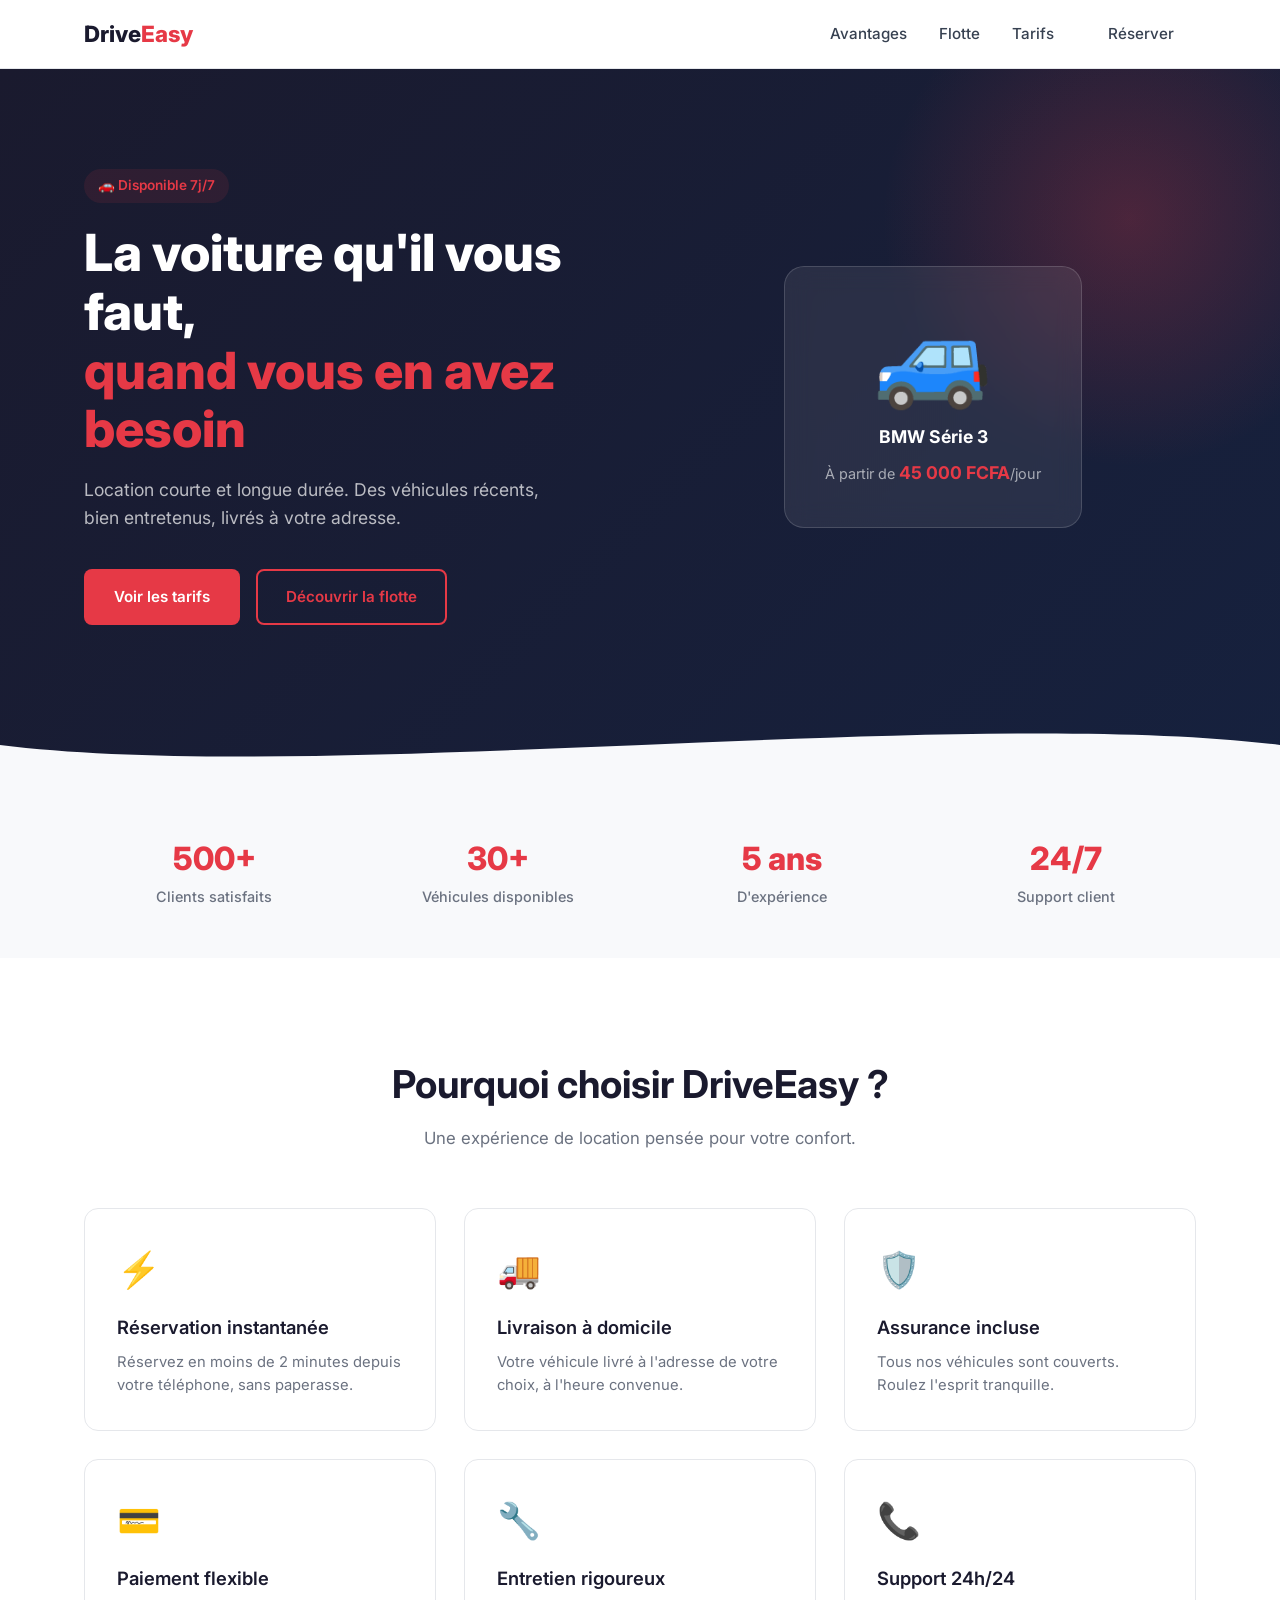
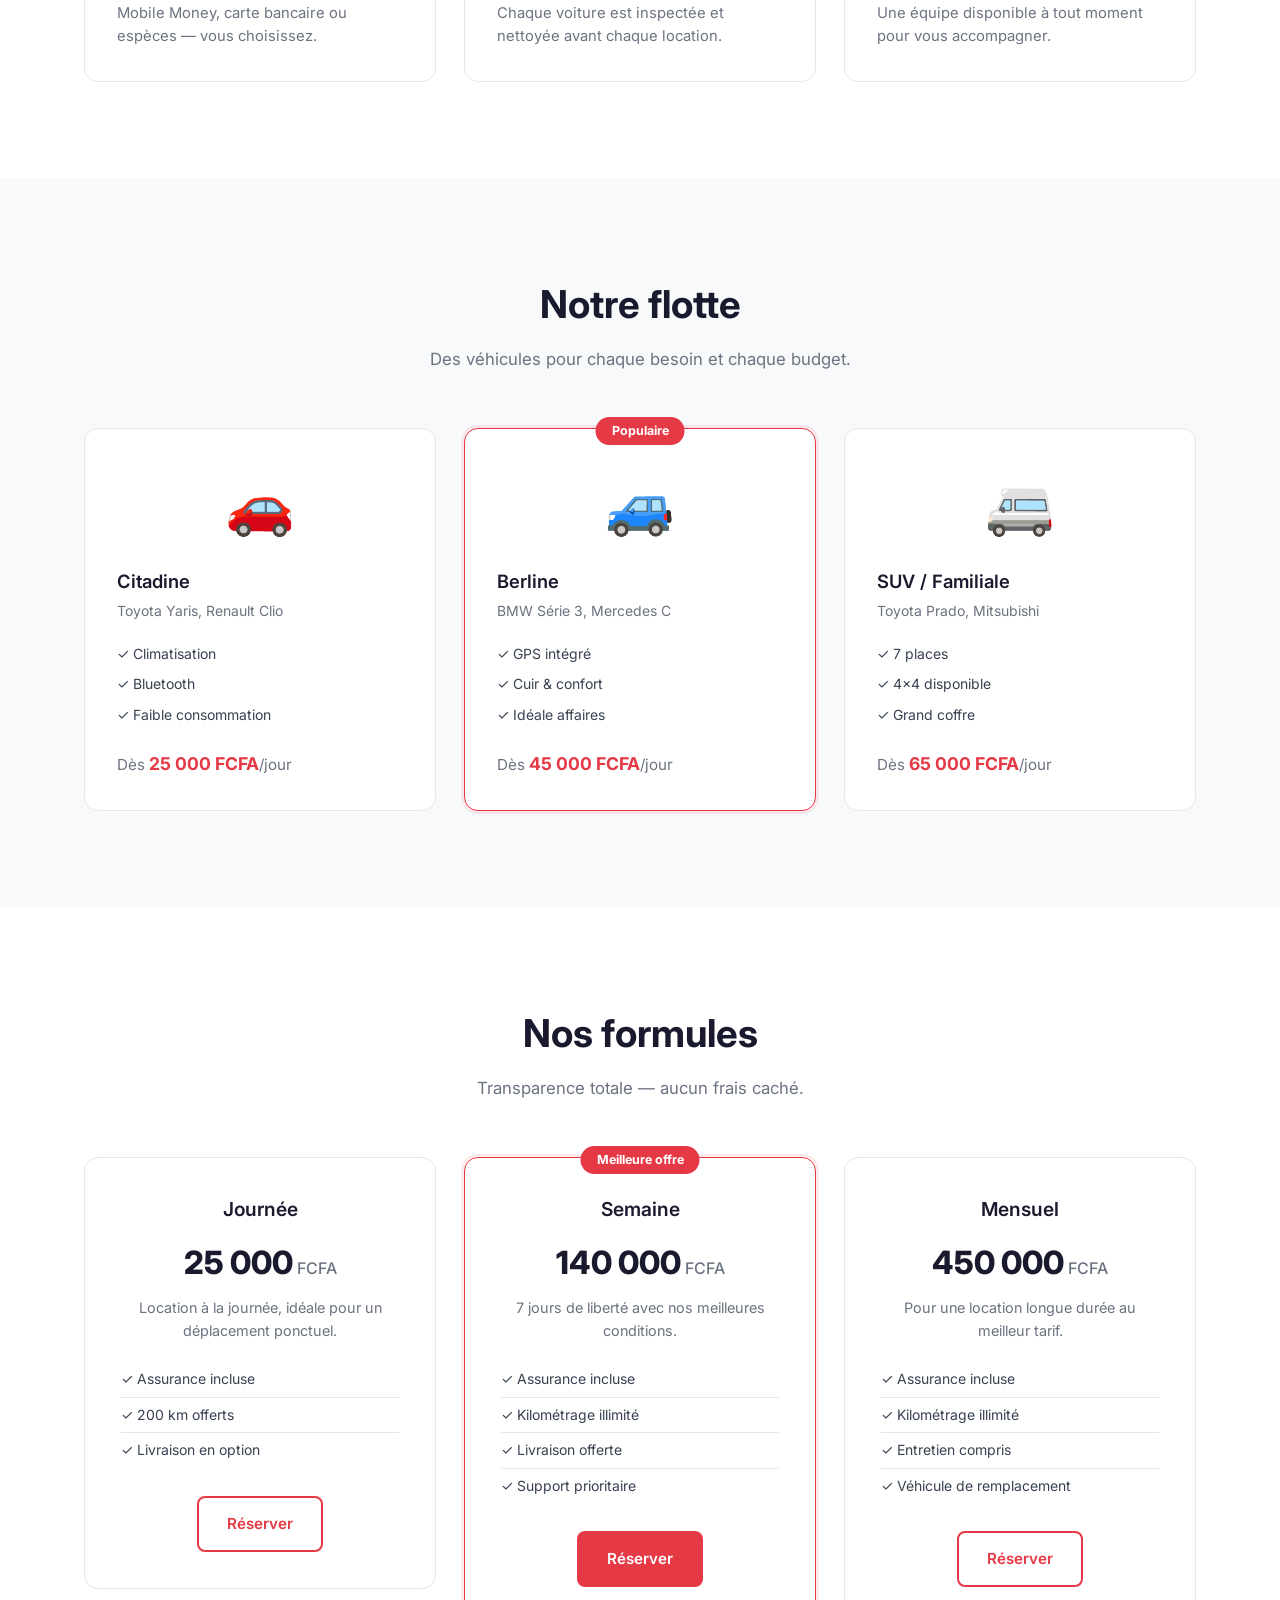
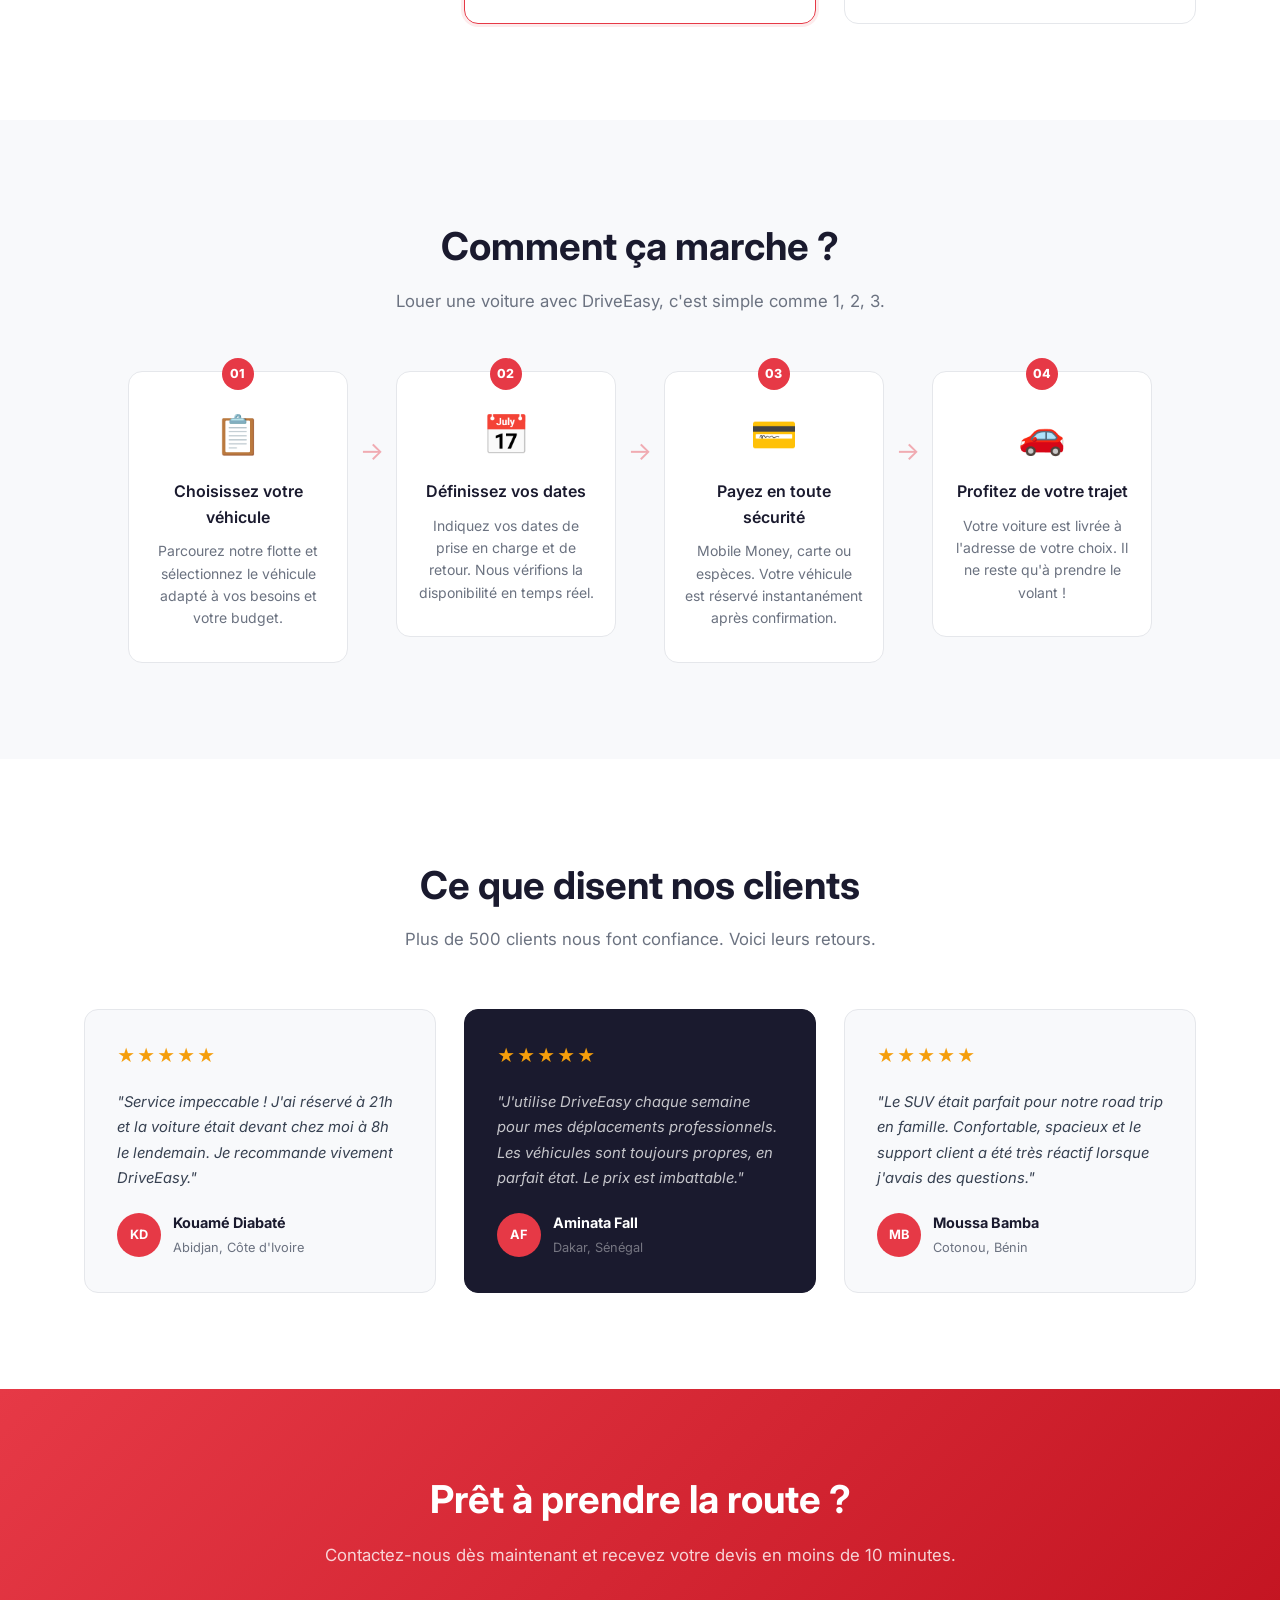
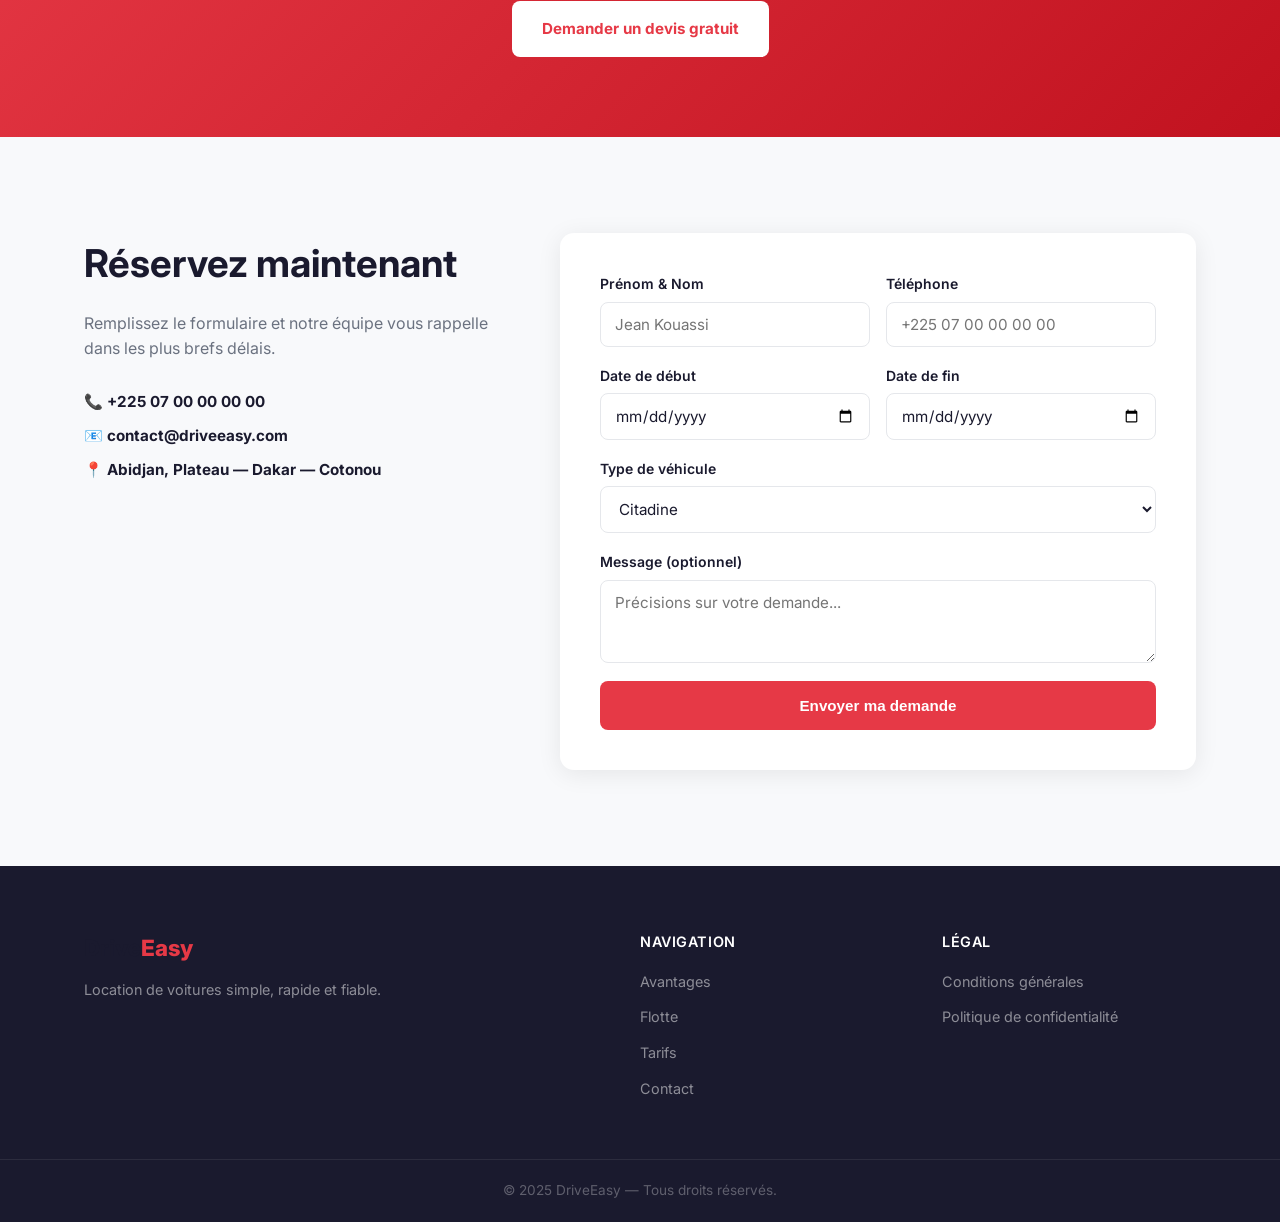
<file: index.html>
<!DOCTYPE html>
<html lang="fr">
<head>
  <meta charset="UTF-8" />
  <meta name="viewport" content="width=device-width, initial-scale=1.0" />
  <title>DriveEasy — Location de voitures</title>
  <link rel="stylesheet" href="style.css" />
  <link rel="preconnect" href="https://fonts.googleapis.com" />
  <link href="https://fonts.googleapis.com/css2?family=Inter:wght@400;500;600;700;800&display=swap" rel="stylesheet" />
</head>
<body>

  <!-- NAV -->
  <nav class="nav">
    <div class="container nav__inner">
      <a href="#" class="logo">Drive<span>Easy</span></a>
      <ul class="nav__links">
        <li><a href="#features">Avantages</a></li>
        <li><a href="#fleet">Flotte</a></li>
        <li><a href="#pricing">Tarifs</a></li>
        <li><a href="#contact" class="btn btn--sm">Réserver</a></li>
      </ul>
      <button class="nav__burger" aria-label="Menu">&#9776;</button>
    </div>
  </nav>

  <!-- HERO -->
  <section class="hero">
    <div class="container hero__inner">
      <div class="hero__text">
        <span class="badge">🚗 Disponible 7j/7</span>
        <h1>La voiture qu'il vous faut,<br /><em>quand vous en avez besoin</em></h1>
        <p>Location courte et longue durée. Des véhicules récents, bien entretenus, livrés à votre adresse.</p>
        <div class="hero__cta">
          <a href="#pricing" class="btn btn--primary">Voir les tarifs</a>
          <a href="#fleet" class="btn btn--outline">Découvrir la flotte</a>
        </div>
      </div>
      <div class="hero__visual">
        <div class="car-card">
          <div class="car-img">🚙</div>
          <div class="car-info">
            <span class="car-name">BMW Série 3</span>
            <span class="car-price">À partir de <strong>45 000 FCFA</strong>/jour</span>
          </div>
        </div>
      </div>
    </div>
    <div class="hero__wave">
      <svg viewBox="0 0 1440 80" preserveAspectRatio="none"><path d="M0,40 C360,80 1080,0 1440,40 L1440,80 L0,80 Z" fill="#f8f9fb"/></svg>
    </div>
  </section>

  <!-- STATS -->
  <section class="stats">
    <div class="container stats__grid">
      <div class="stat"><strong>500+</strong><span>Clients satisfaits</span></div>
      <div class="stat"><strong>30+</strong><span>Véhicules disponibles</span></div>
      <div class="stat"><strong>5 ans</strong><span>D'expérience</span></div>
      <div class="stat"><strong>24/7</strong><span>Support client</span></div>
    </div>
  </section>

  <!-- FEATURES -->
  <section class="features section" id="features">
    <div class="container">
      <div class="section__header">
        <h2>Pourquoi choisir DriveEasy ?</h2>
        <p>Une expérience de location pensée pour votre confort.</p>
      </div>
      <div class="features__grid">
        <div class="feature-card">
          <div class="feature-icon">⚡</div>
          <h3>Réservation instantanée</h3>
          <p>Réservez en moins de 2 minutes depuis votre téléphone, sans paperasse.</p>
        </div>
        <div class="feature-card">
          <div class="feature-icon">🚚</div>
          <h3>Livraison à domicile</h3>
          <p>Votre véhicule livré à l'adresse de votre choix, à l'heure convenue.</p>
        </div>
        <div class="feature-card">
          <div class="feature-icon">🛡️</div>
          <h3>Assurance incluse</h3>
          <p>Tous nos véhicules sont couverts. Roulez l'esprit tranquille.</p>
        </div>
        <div class="feature-card">
          <div class="feature-icon">💳</div>
          <h3>Paiement flexible</h3>
          <p>Mobile Money, carte bancaire ou espèces — vous choisissez.</p>
        </div>
        <div class="feature-card">
          <div class="feature-icon">🔧</div>
          <h3>Entretien rigoureux</h3>
          <p>Chaque voiture est inspectée et nettoyée avant chaque location.</p>
        </div>
        <div class="feature-card">
          <div class="feature-icon">📞</div>
          <h3>Support 24h/24</h3>
          <p>Une équipe disponible à tout moment pour vous accompagner.</p>
        </div>
      </div>
    </div>
  </section>

  <!-- FLEET -->
  <section class="fleet section" id="fleet">
    <div class="container">
      <div class="section__header">
        <h2>Notre flotte</h2>
        <p>Des véhicules pour chaque besoin et chaque budget.</p>
      </div>
      <div class="fleet__grid">
        <div class="fleet-card">
          <div class="fleet-emoji">🚗</div>
          <div class="fleet-body">
            <h3>Citadine</h3>
            <p>Toyota Yaris, Renault Clio</p>
            <ul>
              <li>✓ Climatisation</li>
              <li>✓ Bluetooth</li>
              <li>✓ Faible consommation</li>
            </ul>
            <span class="price">Dès <strong>25 000 FCFA</strong>/jour</span>
          </div>
        </div>
        <div class="fleet-card fleet-card--featured">
          <div class="badge-featured">Populaire</div>
          <div class="fleet-emoji">🚙</div>
          <div class="fleet-body">
            <h3>Berline</h3>
            <p>BMW Série 3, Mercedes C</p>
            <ul>
              <li>✓ GPS intégré</li>
              <li>✓ Cuir & confort</li>
              <li>✓ Idéale affaires</li>
            </ul>
            <span class="price">Dès <strong>45 000 FCFA</strong>/jour</span>
          </div>
        </div>
        <div class="fleet-card">
          <div class="fleet-emoji">🚐</div>
          <div class="fleet-body">
            <h3>SUV / Familiale</h3>
            <p>Toyota Prado, Mitsubishi</p>
            <ul>
              <li>✓ 7 places</li>
              <li>✓ 4x4 disponible</li>
              <li>✓ Grand coffre</li>
            </ul>
            <span class="price">Dès <strong>65 000 FCFA</strong>/jour</span>
          </div>
        </div>
      </div>
    </div>
  </section>

  <!-- PRICING -->
  <section class="pricing section" id="pricing">
    <div class="container">
      <div class="section__header">
        <h2>Nos formules</h2>
        <p>Transparence totale — aucun frais caché.</p>
      </div>
      <div class="pricing__grid">
        <div class="pricing-card">
          <h3>Journée</h3>
          <div class="pricing-price">25 000<span> FCFA</span></div>
          <p class="pricing-desc">Location à la journée, idéale pour un déplacement ponctuel.</p>
          <ul>
            <li>✓ Assurance incluse</li>
            <li>✓ 200 km offerts</li>
            <li>✓ Livraison en option</li>
          </ul>
          <a href="#contact" class="btn btn--outline">Réserver</a>
        </div>
        <div class="pricing-card pricing-card--featured">
          <div class="badge-featured">Meilleure offre</div>
          <h3>Semaine</h3>
          <div class="pricing-price">140 000<span> FCFA</span></div>
          <p class="pricing-desc">7 jours de liberté avec nos meilleures conditions.</p>
          <ul>
            <li>✓ Assurance incluse</li>
            <li>✓ Kilométrage illimité</li>
            <li>✓ Livraison offerte</li>
            <li>✓ Support prioritaire</li>
          </ul>
          <a href="#contact" class="btn btn--primary">Réserver</a>
        </div>
        <div class="pricing-card">
          <h3>Mensuel</h3>
          <div class="pricing-price">450 000<span> FCFA</span></div>
          <p class="pricing-desc">Pour une location longue durée au meilleur tarif.</p>
          <ul>
            <li>✓ Assurance incluse</li>
            <li>✓ Kilométrage illimité</li>
            <li>✓ Entretien compris</li>
            <li>✓ Véhicule de remplacement</li>
          </ul>
          <a href="#contact" class="btn btn--outline">Réserver</a>
        </div>
      </div>
    </div>
  </section>

  <!-- HOW IT WORKS -->
  <section class="how section" id="how">
    <div class="container">
      <div class="section__header">
        <h2>Comment ça marche ?</h2>
        <p>Louer une voiture avec DriveEasy, c'est simple comme 1, 2, 3.</p>
      </div>
      <div class="how__steps">
        <div class="how__step">
          <div class="step-number">01</div>
          <div class="step-icon">📋</div>
          <h3>Choisissez votre véhicule</h3>
          <p>Parcourez notre flotte et sélectionnez le véhicule adapté à vos besoins et votre budget.</p>
        </div>
        <div class="how__arrow">→</div>
        <div class="how__step">
          <div class="step-number">02</div>
          <div class="step-icon">📅</div>
          <h3>Définissez vos dates</h3>
          <p>Indiquez vos dates de prise en charge et de retour. Nous vérifions la disponibilité en temps réel.</p>
        </div>
        <div class="how__arrow">→</div>
        <div class="how__step">
          <div class="step-number">03</div>
          <div class="step-icon">💳</div>
          <h3>Payez en toute sécurité</h3>
          <p>Mobile Money, carte ou espèces. Votre véhicule est réservé instantanément après confirmation.</p>
        </div>
        <div class="how__arrow">→</div>
        <div class="how__step">
          <div class="step-number">04</div>
          <div class="step-icon">🚗</div>
          <h3>Profitez de votre trajet</h3>
          <p>Votre voiture est livrée à l'adresse de votre choix. Il ne reste qu'à prendre le volant !</p>
        </div>
      </div>
    </div>
  </section>

  <!-- TESTIMONIALS -->
  <section class="testimonials section" id="testimonials">
    <div class="container">
      <div class="section__header">
        <h2>Ce que disent nos clients</h2>
        <p>Plus de 500 clients nous font confiance. Voici leurs retours.</p>
      </div>
      <div class="testimonials__grid">
        <div class="testi-card">
          <div class="testi-stars">★★★★★</div>
          <p class="testi-text">"Service impeccable ! J'ai réservé à 21h et la voiture était devant chez moi à 8h le lendemain. Je recommande vivement DriveEasy."</p>
          <div class="testi-author">
            <div class="testi-avatar">KD</div>
            <div>
              <strong>Kouamé Diabaté</strong>
              <span>Abidjan, Côte d'Ivoire</span>
            </div>
          </div>
        </div>
        <div class="testi-card testi-card--featured">
          <div class="testi-stars">★★★★★</div>
          <p class="testi-text">"J'utilise DriveEasy chaque semaine pour mes déplacements professionnels. Les véhicules sont toujours propres, en parfait état. Le prix est imbattable."</p>
          <div class="testi-author">
            <div class="testi-avatar">AF</div>
            <div>
              <strong>Aminata Fall</strong>
              <span>Dakar, Sénégal</span>
            </div>
          </div>
        </div>
        <div class="testi-card">
          <div class="testi-stars">★★★★★</div>
          <p class="testi-text">"Le SUV était parfait pour notre road trip en famille. Confortable, spacieux et le support client a été très réactif lorsque j'avais des questions."</p>
          <div class="testi-author">
            <div class="testi-avatar">MB</div>
            <div>
              <strong>Moussa Bamba</strong>
              <span>Cotonou, Bénin</span>
            </div>
          </div>
        </div>
      </div>
    </div>
  </section>

  <!-- CTA BAND -->
  <section class="cta-band">
    <div class="container">
      <h2>Prêt à prendre la route ?</h2>
      <p>Contactez-nous dès maintenant et recevez votre devis en moins de 10 minutes.</p>
      <a href="#contact" class="btn btn--white">Demander un devis gratuit</a>
    </div>
  </section>

  <!-- CONTACT -->
  <section class="contact section" id="contact">
    <div class="container contact__inner">
      <div class="contact__text">
        <h2>Réservez maintenant</h2>
        <p>Remplissez le formulaire et notre équipe vous rappelle dans les plus brefs délais.</p>
        <div class="contact__details">
          <p>📞 <strong>+225 07 00 00 00 00</strong></p>
          <p>📧 <strong>contact@driveeasy.com</strong></p>
          <p>📍 <strong>Abidjan, Plateau — Dakar — Cotonou</strong></p>
        </div>
      </div>
      <form class="contact__form" id="reservationForm">
        <div class="form-row">
          <div class="form-group">
            <label>Prénom & Nom</label>
            <input type="text" placeholder="Jean Kouassi" required />
          </div>
          <div class="form-group">
            <label>Téléphone</label>
            <input type="tel" placeholder="+225 07 00 00 00 00" required />
          </div>
        </div>
        <div class="form-row">
          <div class="form-group">
            <label>Date de début</label>
            <input type="date" required />
          </div>
          <div class="form-group">
            <label>Date de fin</label>
            <input type="date" required />
          </div>
        </div>
        <div class="form-group">
          <label>Type de véhicule</label>
          <select>
            <option>Citadine</option>
            <option>Berline</option>
            <option>SUV / Familiale</option>
          </select>
        </div>
        <div class="form-group">
          <label>Message (optionnel)</label>
          <textarea placeholder="Précisions sur votre demande..." rows="3"></textarea>
        </div>
        <button type="submit" class="btn btn--primary btn--full">Envoyer ma demande</button>
        <div class="form-success" id="formSuccess">✅ Demande envoyée ! Nous vous contactons très vite.</div>
      </form>
    </div>
  </section>

  <!-- FOOTER -->
  <footer class="footer">
    <div class="container footer__inner">
      <div class="footer__brand">
        <a href="#" class="logo">Drive<span>Easy</span></a>
        <p>Location de voitures simple, rapide et fiable.</p>
      </div>
      <div class="footer__links">
        <h4>Navigation</h4>
        <ul>
          <li><a href="#features">Avantages</a></li>
          <li><a href="#fleet">Flotte</a></li>
          <li><a href="#pricing">Tarifs</a></li>
          <li><a href="#contact">Contact</a></li>
        </ul>
      </div>
      <div class="footer__links">
        <h4>Légal</h4>
        <ul>
          <li><a href="#">Conditions générales</a></li>
          <li><a href="#">Politique de confidentialité</a></li>
        </ul>
      </div>
    </div>
    <div class="footer__bottom">
      <p>© 2025 DriveEasy — Tous droits réservés.</p>
    </div>
  </footer>

  <script src="script.js"></script>
</body>
</html>
</file>
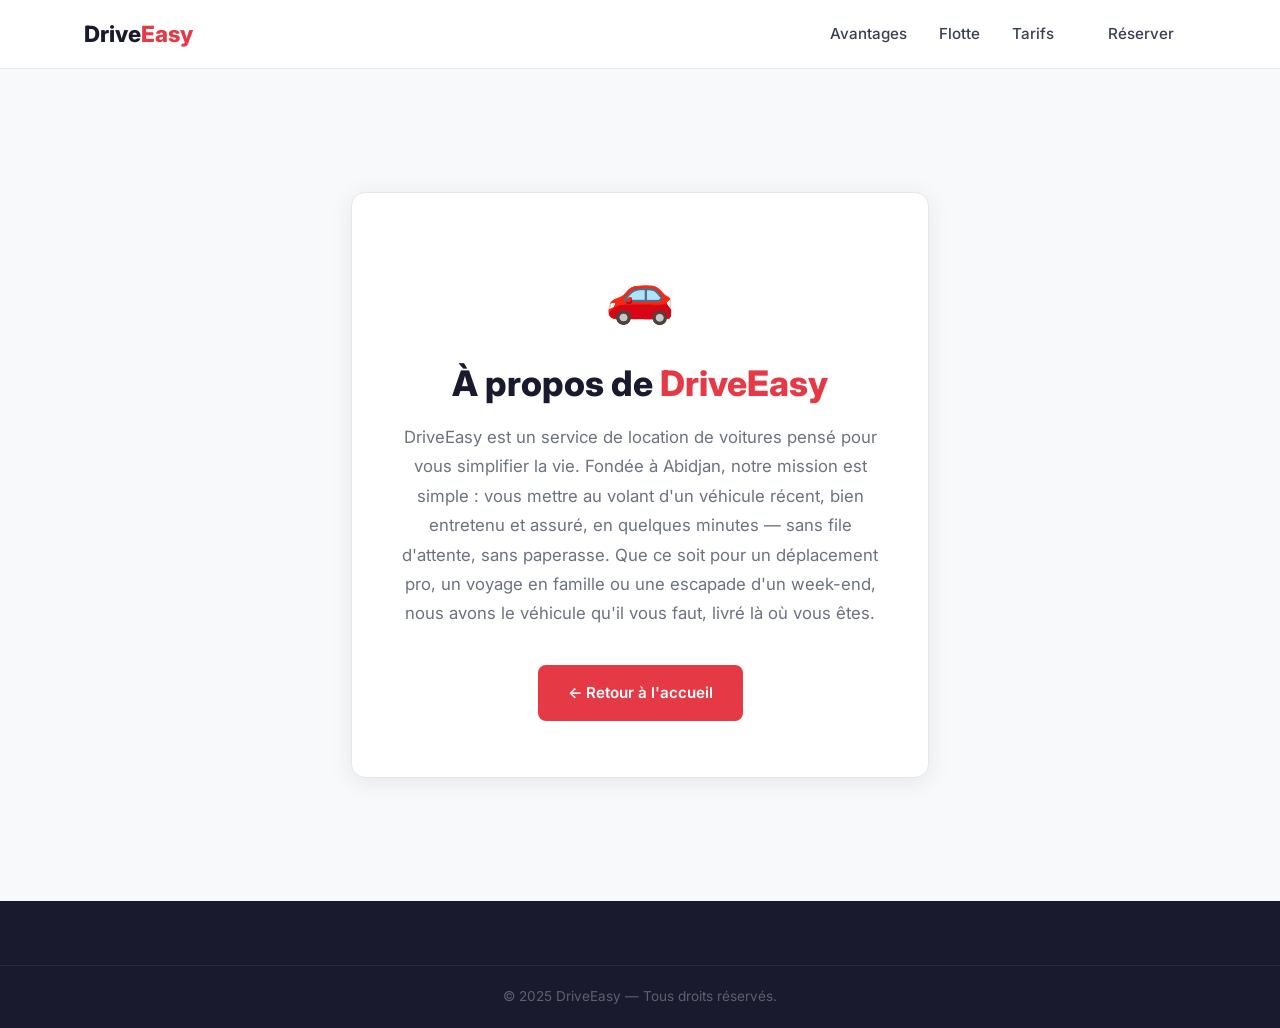
<file: about.html>
<!DOCTYPE html>
<html lang="fr">
<head>
  <meta charset="UTF-8" />
  <meta name="viewport" content="width=device-width, initial-scale=1.0" />
  <title>À propos — DriveEasy</title>
  <link rel="stylesheet" href="style.css" />
  <link rel="preconnect" href="https://fonts.googleapis.com" />
  <link href="https://fonts.googleapis.com/css2?family=Inter:wght@400;500;600;700;800&display=swap" rel="stylesheet" />
  <style>
    .about-page {
      min-height: calc(100vh - 68px);
      display: flex;
      align-items: center;
      background: var(--bg);
      padding: 80px 0;
    }
    .about-card {
      background: var(--white);
      border: 1px solid var(--border);
      border-radius: var(--radius);
      box-shadow: var(--shadow);
      max-width: 640px;
      margin: 0 auto;
      padding: 56px 48px;
      text-align: center;
    }
    .about-icon {
      font-size: 3.5rem;
      margin-bottom: 24px;
      display: block;
    }
    .about-card h1 {
      font-size: clamp(1.6rem, 3vw, 2.2rem);
      margin-bottom: 20px;
    }
    .about-card p {
      font-size: 1.05rem;
      line-height: 1.75;
      max-width: 480px;
      margin: 0 auto 36px;
    }
    @media (max-width: 600px) {
      .about-card { padding: 36px 24px; }
    }
  </style>
</head>
<body>

  <!-- NAV -->
  <nav class="nav">
    <div class="container nav__inner">
      <a href="index.html" class="logo">Drive<span>Easy</span></a>
      <ul class="nav__links">
        <li><a href="index.html#features">Avantages</a></li>
        <li><a href="index.html#fleet">Flotte</a></li>
        <li><a href="index.html#pricing">Tarifs</a></li>
        <li><a href="index.html#contact" class="btn btn--sm">Réserver</a></li>
      </ul>
      <button class="nav__burger" aria-label="Menu">&#9776;</button>
    </div>
  </nav>

  <!-- ABOUT -->
  <section class="about-page">
    <div class="container">
      <div class="about-card">
        <span class="about-icon">🚗</span>
        <h1>À propos de <em>DriveEasy</em></h1>
        <p>
          DriveEasy est un service de location de voitures pensé pour vous simplifier la vie.
          Fondée à Abidjan, notre mission est simple&nbsp;: vous mettre au volant d'un véhicule récent,
          bien entretenu et assuré, en quelques minutes — sans file d'attente, sans paperasse.
          Que ce soit pour un déplacement pro, un voyage en famille ou une escapade d'un week-end,
          nous avons le véhicule qu'il vous faut, livré là où vous êtes.
        </p>
        <a href="index.html" class="btn btn--primary">← Retour à l'accueil</a>
      </div>
    </div>
  </section>

  <!-- FOOTER -->
  <footer class="footer">
    <div class="footer__bottom">
      <p>© 2025 DriveEasy — Tous droits réservés.</p>
    </div>
  </footer>

  <script src="script.js"></script>
</body>
</html>
</file>
<file: style.css>
/* ===== RESET & BASE ===== */
*, *::before, *::after { box-sizing: border-box; margin: 0; padding: 0; }

:root {
  --primary: #e63946;
  --primary-dark: #c1121f;
  --dark: #1a1a2e;
  --dark-2: #16213e;
  --text: #374151;
  --text-light: #6b7280;
  --bg: #f8f9fb;
  --white: #ffffff;
  --border: #e5e7eb;
  --radius: 14px;
  --shadow: 0 4px 24px rgba(0,0,0,.08);
  --shadow-lg: 0 8px 40px rgba(0,0,0,.14);
}

html { scroll-behavior: smooth; }

body {
  font-family: 'Inter', sans-serif;
  color: var(--text);
  background: var(--white);
  line-height: 1.6;
}

.container {
  max-width: 1160px;
  margin: 0 auto;
  padding: 0 24px;
}

/* ===== TYPOGRAPHY ===== */
h1 { font-size: clamp(2rem, 4vw, 3.2rem); font-weight: 800; line-height: 1.15; color: var(--dark); }
h2 { font-size: clamp(1.6rem, 3vw, 2.4rem); font-weight: 700; color: var(--dark); }
h3 { font-size: 1.15rem; font-weight: 600; color: var(--dark); }
p  { color: var(--text-light); }
em { font-style: normal; color: var(--primary); }

/* ===== BUTTONS ===== */
.btn {
  display: inline-block;
  padding: 14px 28px;
  border-radius: 8px;
  font-size: 0.95rem;
  font-weight: 600;
  text-decoration: none;
  transition: all .2s ease;
  cursor: pointer;
  border: 2px solid transparent;
}
.btn--primary { background: var(--primary); color: var(--white); }
.btn--primary:hover { background: var(--primary-dark); transform: translateY(-1px); }
.btn--outline { background: transparent; color: var(--primary); border-color: var(--primary); }
.btn--outline:hover { background: var(--primary); color: var(--white); }
.btn--white { background: var(--white); color: var(--primary); font-weight: 700; }
.btn--white:hover { background: var(--bg); }
.btn--sm { padding: 10px 20px; font-size: 0.875rem; }
.btn--full { width: 100%; text-align: center; }

/* ===== BADGES ===== */
.badge {
  display: inline-block;
  padding: 6px 14px;
  background: rgba(230,57,70,.1);
  color: var(--primary);
  border-radius: 50px;
  font-size: 0.85rem;
  font-weight: 600;
  margin-bottom: 20px;
}
.badge-featured {
  position: absolute;
  top: -12px;
  left: 50%;
  transform: translateX(-50%);
  background: var(--primary);
  color: var(--white);
  font-size: 0.78rem;
  font-weight: 700;
  padding: 4px 16px;
  border-radius: 50px;
  white-space: nowrap;
}

/* ===== SECTION UTILS ===== */
.section { padding: 96px 0; }
.section__header { text-align: center; margin-bottom: 56px; }
.section__header p { font-size: 1.05rem; margin-top: 10px; max-width: 520px; margin-inline: auto; }

/* ===== NAV ===== */
.nav {
  position: sticky;
  top: 0;
  z-index: 100;
  background: rgba(255,255,255,.95);
  backdrop-filter: blur(10px);
  border-bottom: 1px solid var(--border);
}
.nav__inner {
  display: flex;
  align-items: center;
  justify-content: space-between;
  height: 68px;
}
.logo { font-size: 1.4rem; font-weight: 800; color: var(--dark); text-decoration: none; }
.logo span { color: var(--primary); }
.nav__links {
  display: flex;
  align-items: center;
  gap: 32px;
  list-style: none;
}
.nav__links a { color: var(--text); text-decoration: none; font-weight: 500; font-size: 0.95rem; transition: color .2s; }
.nav__links a:hover { color: var(--primary); }
.nav__burger { display: none; background: none; border: none; font-size: 1.4rem; cursor: pointer; color: var(--dark); }

/* ===== HERO ===== */
.hero {
  background: linear-gradient(135deg, var(--dark) 0%, var(--dark-2) 100%);
  color: var(--white);
  padding: 100px 0 0;
  position: relative;
  overflow: hidden;
}
.hero::before {
  content: '';
  position: absolute;
  top: -100px; right: -100px;
  width: 500px; height: 500px;
  background: radial-gradient(circle, rgba(230,57,70,.25) 0%, transparent 70%);
  pointer-events: none;
}
.hero__inner {
  display: grid;
  grid-template-columns: 1fr 1fr;
  gap: 60px;
  align-items: center;
  padding-bottom: 80px;
}
.hero__text h1 { color: var(--white); margin-bottom: 18px; }
.hero__text p { color: rgba(255,255,255,.7); font-size: 1.1rem; margin-bottom: 36px; max-width: 460px; }
.hero__cta { display: flex; gap: 16px; flex-wrap: wrap; }
.hero__visual { display: flex; justify-content: center; align-items: center; }

.car-card {
  background: rgba(255,255,255,.08);
  backdrop-filter: blur(12px);
  border: 1px solid rgba(255,255,255,.15);
  border-radius: 20px;
  padding: 40px;
  text-align: center;
  min-width: 260px;
}
.car-img { font-size: 6rem; line-height: 1; margin-bottom: 20px; }
.car-name { display: block; color: var(--white); font-weight: 700; font-size: 1.1rem; margin-bottom: 8px; }
.car-price { color: rgba(255,255,255,.6); font-size: 0.9rem; }
.car-price strong { color: var(--primary); font-size: 1.1rem; }

.hero__wave { line-height: 0; }
.hero__wave svg { width: 100%; height: 80px; display: block; }

/* ===== STATS ===== */
.stats { background: var(--bg); padding: 48px 0; }
.stats__grid {
  display: grid;
  grid-template-columns: repeat(4, 1fr);
  gap: 24px;
  text-align: center;
}
.stat strong { display: block; font-size: 2rem; font-weight: 800; color: var(--primary); }
.stat span { font-size: 0.9rem; color: var(--text-light); font-weight: 500; }

/* ===== FEATURES ===== */
.features { background: var(--white); }
.features__grid {
  display: grid;
  grid-template-columns: repeat(3, 1fr);
  gap: 28px;
}
.feature-card {
  padding: 32px;
  border: 1px solid var(--border);
  border-radius: var(--radius);
  transition: box-shadow .2s, transform .2s;
}
.feature-card:hover { box-shadow: var(--shadow); transform: translateY(-4px); }
.feature-icon { font-size: 2.2rem; margin-bottom: 16px; }
.feature-card h3 { margin-bottom: 8px; }
.feature-card p { font-size: 0.925rem; }

/* ===== FLEET ===== */
.fleet { background: var(--bg); }
.fleet__grid {
  display: grid;
  grid-template-columns: repeat(3, 1fr);
  gap: 28px;
  align-items: start;
}
.fleet-card {
  background: var(--white);
  border-radius: var(--radius);
  border: 1px solid var(--border);
  overflow: visible;
  position: relative;
  padding: 32px;
  transition: box-shadow .2s;
}
.fleet-card:hover { box-shadow: var(--shadow-lg); }
.fleet-card--featured {
  border-color: var(--primary);
  box-shadow: 0 0 0 3px rgba(230,57,70,.1);
}
.fleet-emoji { font-size: 3.5rem; text-align: center; margin-bottom: 16px; display: block; }
.fleet-body h3 { margin-bottom: 4px; }
.fleet-body > p { font-size: 0.875rem; margin-bottom: 16px; }
.fleet-body ul { list-style: none; margin-bottom: 20px; }
.fleet-body ul li { font-size: 0.875rem; color: var(--text); padding: 4px 0; }
.price { display: block; font-size: 0.95rem; color: var(--text-light); }
.price strong { color: var(--primary); font-size: 1.1rem; }

/* ===== PRICING ===== */
.pricing { background: var(--white); }
.pricing__grid {
  display: grid;
  grid-template-columns: repeat(3, 1fr);
  gap: 28px;
  align-items: start;
}
.pricing-card {
  border: 1px solid var(--border);
  border-radius: var(--radius);
  padding: 36px;
  position: relative;
  text-align: center;
  transition: box-shadow .2s;
}
.pricing-card:hover { box-shadow: var(--shadow-lg); }
.pricing-card--featured {
  border-color: var(--primary);
  box-shadow: 0 0 0 3px rgba(230,57,70,.1);
}
.pricing-card h3 { font-size: 1.2rem; margin-bottom: 12px; }
.pricing-price { font-size: 2rem; font-weight: 800; color: var(--dark); margin-bottom: 8px; }
.pricing-price span { font-size: 1rem; color: var(--text-light); font-weight: 500; }
.pricing-desc { font-size: 0.9rem; margin-bottom: 20px; }
.pricing-card ul { list-style: none; text-align: left; margin-bottom: 28px; }
.pricing-card ul li { font-size: 0.875rem; color: var(--text); padding: 6px 0; border-bottom: 1px solid var(--border); }
.pricing-card ul li:last-child { border-bottom: none; }

/* ===== CTA BAND ===== */
.cta-band {
  background: linear-gradient(135deg, var(--primary) 0%, var(--primary-dark) 100%);
  padding: 80px 0;
  text-align: center;
}
.cta-band h2 { color: var(--white); margin-bottom: 12px; }
.cta-band p { color: rgba(255,255,255,.8); font-size: 1.05rem; margin-bottom: 32px; }

/* ===== CONTACT ===== */
.contact { background: var(--bg); }
.contact__inner {
  display: grid;
  grid-template-columns: 1fr 1.4fr;
  gap: 60px;
  align-items: start;
}
.contact__text h2 { margin-bottom: 16px; }
.contact__text p { margin-bottom: 28px; font-size: 1rem; }
.contact__details p { margin-bottom: 10px; font-size: 0.95rem; color: var(--text); }
.contact__details strong { color: var(--dark); }

.contact__form {
  background: var(--white);
  border-radius: var(--radius);
  padding: 40px;
  box-shadow: var(--shadow);
}
.form-row { display: grid; grid-template-columns: 1fr 1fr; gap: 16px; }
.form-group { display: flex; flex-direction: column; margin-bottom: 18px; }
.form-group label { font-size: 0.875rem; font-weight: 600; color: var(--dark); margin-bottom: 6px; }
.form-group input,
.form-group select,
.form-group textarea {
  padding: 12px 14px;
  border: 1.5px solid var(--border);
  border-radius: 8px;
  font-size: 0.95rem;
  font-family: inherit;
  color: var(--dark);
  outline: none;
  transition: border-color .2s;
  background: var(--white);
}
.form-group input:focus,
.form-group select:focus,
.form-group textarea:focus { border-color: var(--primary); }
.form-group textarea { resize: vertical; }
.form-success {
  display: none;
  text-align: center;
  padding: 14px;
  background: #d1fae5;
  border-radius: 8px;
  color: #065f46;
  font-weight: 600;
  margin-top: 12px;
  font-size: 0.925rem;
}

/* ===== HOW IT WORKS ===== */
.how { background: var(--bg); }
.how__steps {
  display: flex;
  align-items: flex-start;
  gap: 12px;
  justify-content: center;
}
.how__step {
  flex: 1;
  max-width: 220px;
  text-align: center;
  padding: 32px 20px;
  background: var(--white);
  border-radius: var(--radius);
  border: 1px solid var(--border);
  position: relative;
  transition: box-shadow .2s, transform .2s;
}
.how__step:hover { box-shadow: var(--shadow); transform: translateY(-4px); }
.step-number {
  position: absolute;
  top: -14px;
  left: 50%;
  transform: translateX(-50%);
  background: var(--primary);
  color: var(--white);
  font-size: 0.78rem;
  font-weight: 800;
  width: 32px; height: 32px;
  border-radius: 50%;
  display: flex; align-items: center; justify-content: center;
  letter-spacing: .04em;
}
.step-icon { font-size: 2.4rem; margin-bottom: 14px; display: block; }
.how__step h3 { font-size: 1rem; margin-bottom: 10px; }
.how__step p { font-size: 0.875rem; }
.how__arrow {
  font-size: 1.6rem;
  color: var(--primary);
  opacity: .4;
  padding-top: 60px;
  flex-shrink: 0;
}

/* ===== TESTIMONIALS ===== */
.testimonials { background: var(--white); }
.testimonials__grid {
  display: grid;
  grid-template-columns: repeat(3, 1fr);
  gap: 28px;
}
.testi-card {
  background: var(--bg);
  border: 1px solid var(--border);
  border-radius: var(--radius);
  padding: 32px;
  display: flex;
  flex-direction: column;
  gap: 20px;
  transition: box-shadow .2s, transform .2s;
}
.testi-card:hover { box-shadow: var(--shadow); transform: translateY(-4px); }
.testi-card--featured {
  background: var(--dark);
  border-color: var(--dark);
}
.testi-card--featured .testi-text { color: rgba(255,255,255,.75); }
.testi-stars { font-size: 1.1rem; color: #f59e0b; letter-spacing: 2px; }
.testi-text { font-size: 0.925rem; line-height: 1.7; color: var(--text); font-style: italic; flex: 1; }
.testi-author {
  display: flex;
  align-items: center;
  gap: 12px;
}
.testi-avatar {
  width: 44px; height: 44px;
  border-radius: 50%;
  background: var(--primary);
  color: var(--white);
  font-size: 0.8rem;
  font-weight: 700;
  display: flex; align-items: center; justify-content: center;
  flex-shrink: 0;
}
.testi-author strong { display: block; font-size: 0.9rem; color: var(--dark); }
.testi-card--featured .testi-author strong { color: var(--white); }
.testi-author span { font-size: 0.8rem; color: var(--text-light); }
.testi-card--featured .testi-author span { color: rgba(255,255,255,.4); }

/* ===== FOOTER ===== */
.footer { background: var(--dark); padding: 64px 0 0; }
.footer__inner {
  display: grid;
  grid-template-columns: 2fr 1fr 1fr;
  gap: 48px;
  padding-bottom: 48px;
}
.footer__brand .logo { margin-bottom: 12px; display: inline-block; }
.footer__brand p { font-size: 0.9rem; color: rgba(255,255,255,.5); }
.footer__links h4 { color: var(--white); font-size: 0.9rem; font-weight: 600; margin-bottom: 16px; text-transform: uppercase; letter-spacing: .04em; }
.footer__links ul { list-style: none; }
.footer__links li { margin-bottom: 10px; }
.footer__links a { color: rgba(255,255,255,.5); text-decoration: none; font-size: 0.9rem; transition: color .2s; }
.footer__links a:hover { color: var(--white); }
.footer__bottom {
  border-top: 1px solid rgba(255,255,255,.08);
  padding: 20px 0;
  text-align: center;
}
.footer__bottom p { color: rgba(255,255,255,.3); font-size: 0.85rem; }

/* ===== RESPONSIVE ===== */
@media (max-width: 900px) {
  .hero__inner { grid-template-columns: 1fr; text-align: center; gap: 40px; }
  .hero__visual { display: none; }
  .stats__grid { grid-template-columns: repeat(2, 1fr); }
  .features__grid { grid-template-columns: repeat(2, 1fr); }
  .fleet__grid { grid-template-columns: 1fr 1fr; }
  .pricing__grid { grid-template-columns: 1fr; max-width: 420px; margin-inline: auto; }
  .contact__inner { grid-template-columns: 1fr; }
  .footer__inner { grid-template-columns: 1fr 1fr; }
  .testimonials__grid { grid-template-columns: 1fr 1fr; }
  .how__steps { flex-wrap: wrap; justify-content: center; }
  .how__arrow { display: none; }
  .how__step { max-width: 45%; }
}

@media (max-width: 600px) {
  .nav__links { display: none; }
  .nav__burger { display: block; }
  .nav__links.open {
    display: flex;
    flex-direction: column;
    position: absolute;
    top: 68px;
    left: 0; right: 0;
    background: var(--white);
    padding: 20px 24px;
    border-bottom: 1px solid var(--border);
    gap: 16px;
  }
  .section { padding: 64px 0; }
  .stats__grid { grid-template-columns: repeat(2, 1fr); }
  .features__grid { grid-template-columns: 1fr; }
  .fleet__grid { grid-template-columns: 1fr; }
  .form-row { grid-template-columns: 1fr; }
  .contact__form { padding: 24px; }
  .footer__inner { grid-template-columns: 1fr; }
  .testimonials__grid { grid-template-columns: 1fr; }
  .how__step { max-width: 100%; }
}
</file>
